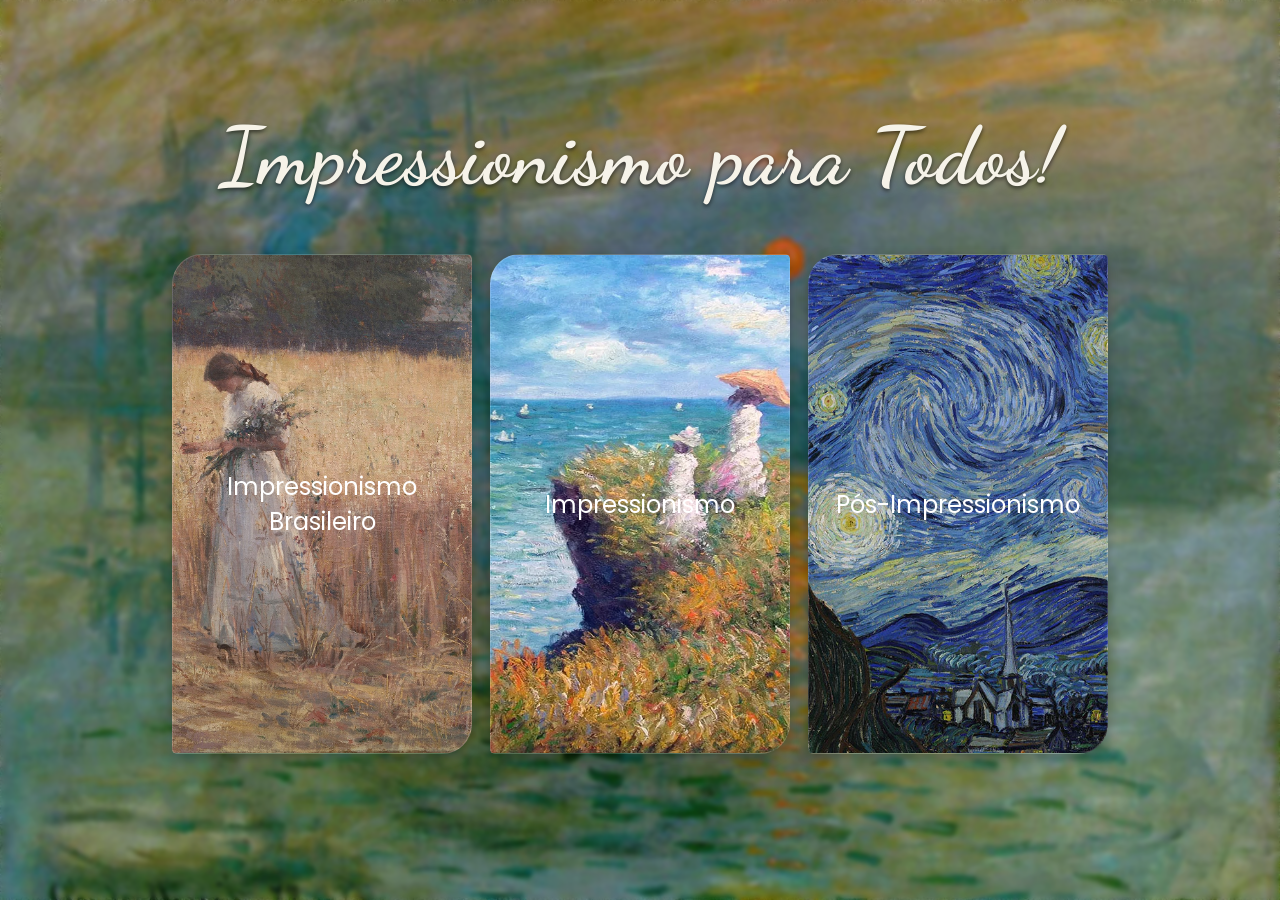
<file: index.html>
<!DOCTYPE html>
<html lang="pt-BR">
<head>
  <meta charset="UTF-8">
  <meta name="viewport" content="width=device-width, initial-scale=1.0">
  <title>Impressionismo</title>
  <link rel="stylesheet" href="capa.css">
  <link href="https://fonts.googleapis.com/css2?family=Dancing+Script:wght@600&family=Poppins:wght@400;500&display=swap" rel="stylesheet">
</head>
<body>
  <div class="capa">
    <div class="overlay"></div>

    <h1 class="titulo">Impressionismo para Todos!</h1>

    <div class="botoes">
      <a href="impressionismo-brasileiro.html" class="botao botao-impressionismo-brasileiro">Impressionismo Brasileiro</a>
      <a href="impressionismo.html" class="botao botao-impressionismo">Impressionismo</a>
      <a href="pos-impressionismo.html" class="botao botao-pos-impressionismo">Pós-Impressionismo</a>
    </div>
  </div>
</body>
</html>
</file>
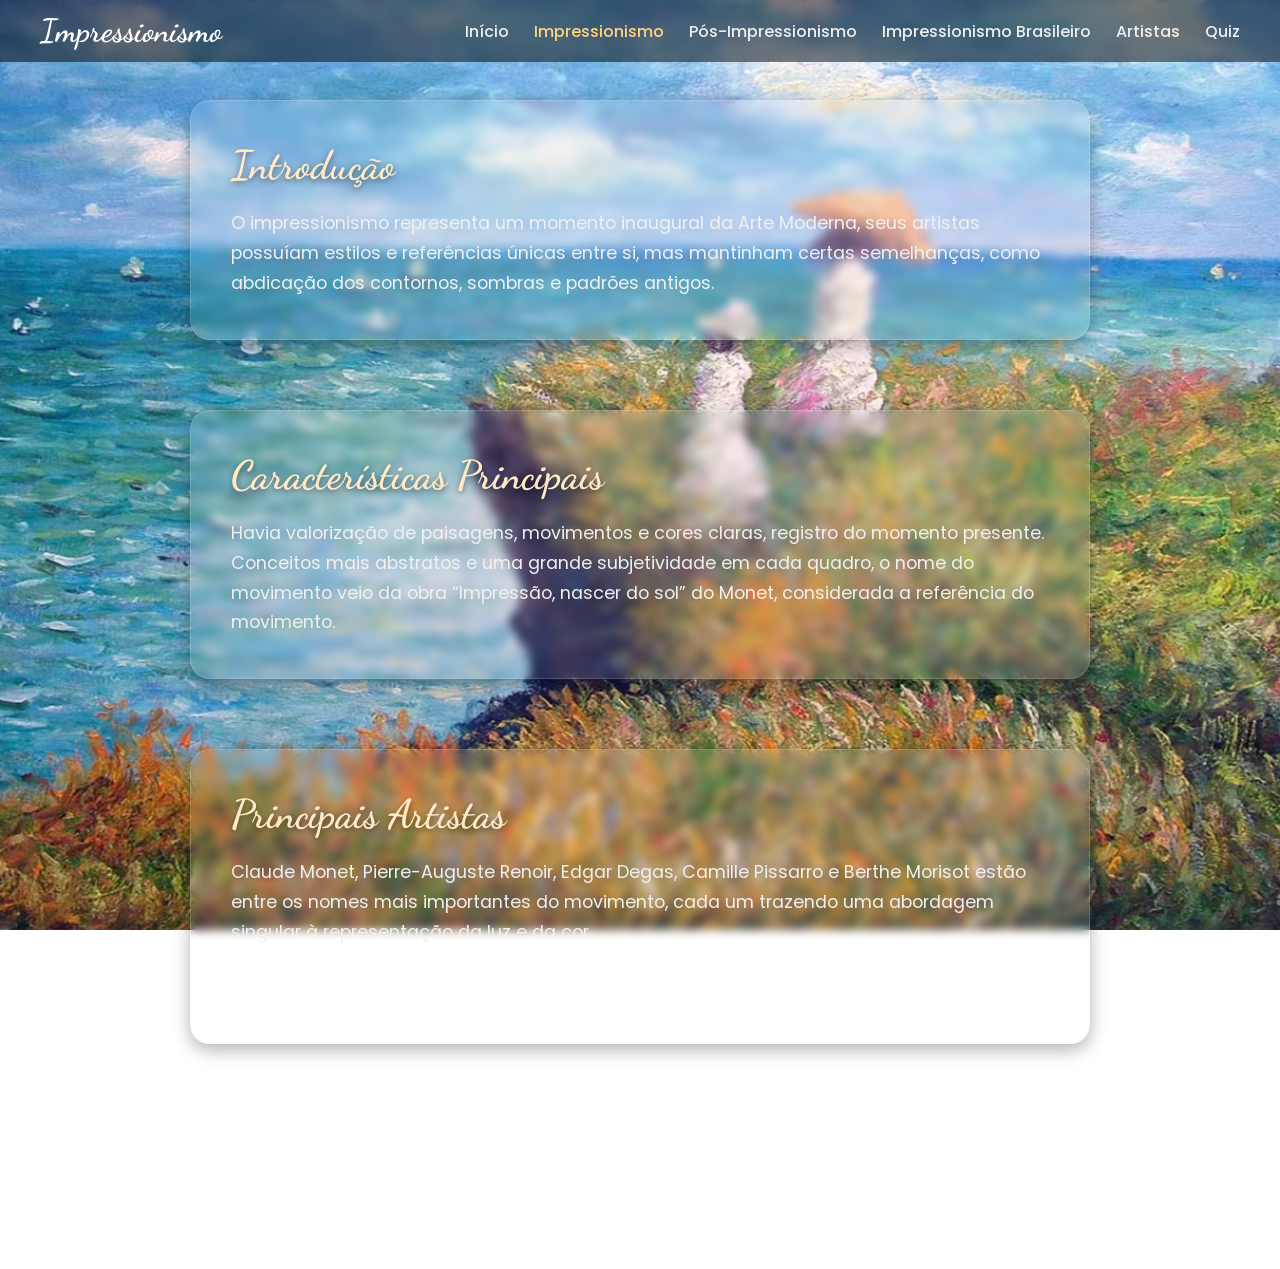
<file: impressionismo.html>
<!DOCTYPE html>
<html lang="pt-BR">
<head>
  <meta charset="UTF-8">
  <meta name="viewport" content="width=device-width, initial-scale=1.0">
  <title>Impressionismo</title>
  <link rel="stylesheet" href="impressionismo.css">
  <link href="https://fonts.googleapis.com/css2?family=Dancing+Script:wght@600&family=Poppins:wght@300;400;600&display=swap" rel="stylesheet">
</head>
<body id="topo">
  <header class="navbar">
    <h1 class="logo">Impressionismo</h1>
    <nav>
      <ul>
        <li><a href="index.html">Início</a></li>
        <li><a href="impressionismo.html" class="ativo">Impressionismo</a></li>
        <li><a href="pos-impressionismo.html">Pós-Impressionismo</a></li>
        <li><a href="impressionismo-brasileiro.html">Impressionismo Brasileiro</a></li>
        <li><a href="artistas.html">Artistas</a></li>
        <li><a href="quiz.html">Quiz</a></li>
      </ul>
    </nav>
  </header>

  <main class="conteudo">
    <section class="bloco">
      <h2>Introdução</h2>
        <p>O impressionismo representa um momento inaugural da Arte Moderna, 
          seus artistas possuíam estilos e referências únicas entre si,
          mas mantinham certas semelhanças, como abdicação dos contornos, sombras e padrões antigos.
        </p>
    </section>

    <section class="bloco">
      <h2>Características Principais</h2>
      <p>Havia valorização de paisagens, movimentos e cores claras, registro do momento presente. 
        Conceitos mais abstratos e uma grande subjetividade em cada quadro, 
        o nome do movimento veio da obra “Impressão, 
        nascer do sol” do Monet, considerada a referência do movimento.
      </p>
    </section>

    <section class="bloco">
      <h2>Principais Artistas</h2>
      <p>Claude Monet, Pierre-Auguste Renoir, Edgar Degas, 
        Camille Pissarro e Berthe Morisot estão entre os nomes mais importantes do movimento, 
        cada um trazendo uma abordagem singular à representação da luz e da cor.</p>
        <a href="artistas.html" class="botao-vermais">Ver mais sobre os artistas →</a>
    </section>

    <div class="navegacao-final">
      <a href="pos-impressionismo.html" class="botao-nav">Pós-Impressionismo →</a>
      <a href="impressionismo-brasileiro.html" class="botao-nav">Impressionismo Brasileiro →</a>
    </div>
    </div>
  </main>
</body>
</html>
</file>
<file: capa.css>
/* ====== RESET ====== */
* {
  margin: 0;
  padding: 0;
  box-sizing: border-box;
}

@keyframes tint {
  0%, 100% {
    filter: hue-rotate(0deg) saturate(1.2);
  }
  50% {
    filter: hue-rotate(20deg) saturate(1.4);
  }
}

body {
  font-family: 'Poppins', sans-serif;
  overflow-x: hidden;
  background-image: url("imagens/pintura-capa-inicial.jpg");
  background-attachment: fixed;
  background-size: cover;
  background-position: center;
  animation: tint 10s infinite alternate;
}

.overlay {
  position: absolute;
  inset: 0;
  background: rgba(0, 0, 0, 0.15);
  backdrop-filter: blur(2px);
}

.capa {
  position: relative;
  display: flex;
  flex-direction: column;
  justify-content: flex-start;
  padding-top: 12vh;
  align-items: center;
  height: 100vh;
  width: 100%;
  overflow: hidden;
  background: url("imagens/pintura-capa-inicial.jpg") center/cover no-repeat;
  background-color: #b1a179;
}

.titulo {
  text-align: center;
  font-family: 'Dancing Script', cursive;
  font-size: 5rem;
  color: #f6f3e9;
  margin-bottom: 50px;
  letter-spacing: 1px;
  text-shadow:
    0 2px 4px rgba(0,0,0,0.6),
    0 0 20px rgba(255,255,255,0.15);
  animation: fadeInDown 1.5s ease both;
}

@keyframes fadeInDown {
  from {
    opacity: 0;
    transform: translateY(-20px);
  }
  to {
    opacity: 1;
    transform: translateY(0);
  }
}

.botoes {
  display: flex;
  flex-wrap: wrap;
  justify-content: center;
  gap: 18px;
  animation: fadeInUp 1.5s ease both 0.3s;
}

@keyframes fadeInUp {
  from {
    opacity: 0;
    transform: translateY(25px);
  }
  to {
    opacity: 1;
    transform: translateY(0);
  }
}

.botao {
  display: flex;
  justify-content: center;
  align-items: center;
  text-decoration: none;
  width: 300px;
  height: 500px;
  font-size: 1.5rem;
  border-radius: 14px;
  color: #fff;
  transition: all 0.25s ease;
  text-align: center;
  box-shadow: 0 4px 12px rgba(0,0,0,0.25);
  backdrop-filter: blur(3px);
  border: 1px solid rgba(255,255,255,0.15);
  background-size: cover;
  background-position: center;
  position: relative;
}

.botao span {
  background: rgba(0,0,0,0.4);
  width: 100%;
  padding: 12px 0;
  border-radius: 0 0 14px 14px;
}

.botao:hover {
  transform: translateY(-5px) scale(1.03);
  box-shadow: 0 12px 26px rgba(0,0,0,0.25);
  filter: brightness(1.15);
}

.botao-impressionismo {
  background: url("imagens/botão-impressionismo.webp") center/cover no-repeat;
  border-radius: 30px 5px 30px 5px;
}
.botao-pos-impressionismo {
  background: url("imagens/botao-pos-impressionismo.webp") center/cover no-repeat;
  border-radius: 30px 5px 30px 5px;
}
.botao-impressionismo-brasileiro {
  background: url("imagens/botao-impressionismo-brasileiro.jpg") center/cover no-repeat;
  border-radius: 30px 5px 30px 5px;
}

@media (max-width: 900px) {
  .titulo {
    font-size: 2.3rem;
    margin-bottom: 35px;
  }
  .botao {
    min-width: 220px;
    font-size: 1rem;
  }
}
</file>
<file: impressionismo.css>
/* ===== RESET ===== */
* {
  margin: 0;
  padding: 0;
  box-sizing: border-box;
}

body {
  font-family: 'Poppins', sans-serif;
  background: url("imagens/botão-impressionismo.webp") center/cover fixed no-repeat;
  color: #f5f5f5;
  overflow-x: hidden;
}

/* ===== NAVBAR ===== */
.navbar {
  position: fixed;
  top: 0;
  width: 100%;
  background: rgba(0, 0, 0, 0.5);
  display: flex;
  justify-content: space-between;
  align-items: center;
  padding: 12px 40px;
  z-index: 10;
  backdrop-filter: blur(6px);
}

.navbar .logo {
  font-family: 'Dancing Script', cursive;
  font-size: 2rem;
  color: #fff;
}

.navbar ul {
  list-style: none;
  display: flex;
  gap: 25px;
}

.navbar a {
  color: #eee;
  text-decoration: none;
  font-weight: 500;
  transition: 0.3s;
}

.navbar a:hover,
.navbar .ativo {
  color: #ffd27f;
}

/* ===== CONTEÚDO ===== */
.conteudo {
  padding-top: 100px;
  display: flex;
  flex-direction: column;
  align-items: center;
  gap: 70px;
  margin-bottom: 100px;
}

.bloco {
  background: rgba(255, 255, 255, 0.1);
  backdrop-filter: blur(5px);
  border: 1px solid rgba(255, 255, 255, 0.15);
  box-shadow: 0 6px 18px rgba(0,0,0,0.3);
  border-radius: 20px;
  max-width: 900px;
  width: 85%;
  padding: 40px;
  animation: fadeIn 1.2s ease both;
}

.bloco h2 {
  font-family: 'Dancing Script', cursive;
  font-size: 2.5rem;
  color: #ffe9c6;
  text-shadow: 0 2px 6px rgba(0,0,0,0.5);
  margin-bottom: 20px;
}

.bloco p {
  font-size: 1.1rem;
  line-height: 1.7;
  color: #f0f0f0;
}

/* ===== NAVEGAÇÃO FINAL ===== */
.navegacao-final {
  display: flex;
  gap: 20px;
  justify-content: center;
}

.botao-nav {
  text-decoration: none;
  color: #fff;
  background: rgba(255, 255, 255, 0.15);
  padding: 14px 26px;
  border-radius: 10px;
  font-weight: 600;
  transition: all 0.3s ease;
  border: 1px solid rgba(255,255,255,0.25);
  backdrop-filter: blur(3px);
}

.botao-nav:hover {
  background: rgba(255, 255, 255, 0.3);
  transform: translateY(-3px);
  color: #ffd27f;
}

.botao-vermais {
  display: inline-block;
  margin-top: 10px;
  padding: 10px 18px;
  background: rgba(255, 255, 255, 0.2);
  color: #fff;
  border-radius: 8px;
  font-weight: 600;
  text-decoration: none;
  transition: 0.3s;
  backdrop-filter: blur(5px);
}

.botao-vermais:hover {
  background: rgba(255, 255, 255, 0.35);
  transform: scale(1.05);
}


/* ===== ANIMAÇÃO ===== */
@keyframes fadeIn {
  from { opacity: 0; transform: translateY(30px); }
  to { opacity: 1; transform: translateY(0); }
}

/* ===== RESPONSIVO ===== */
@media (max-width: 768px) {
  .navbar {
    flex-direction: column;
    gap: 10px;
  }

  .bloco h2 {
    font-size: 2rem;
  }

  .bloco p {
    font-size: 1rem;
  }

  .botao-nav {
    font-size: 0.9rem;
  }
}
</file>
